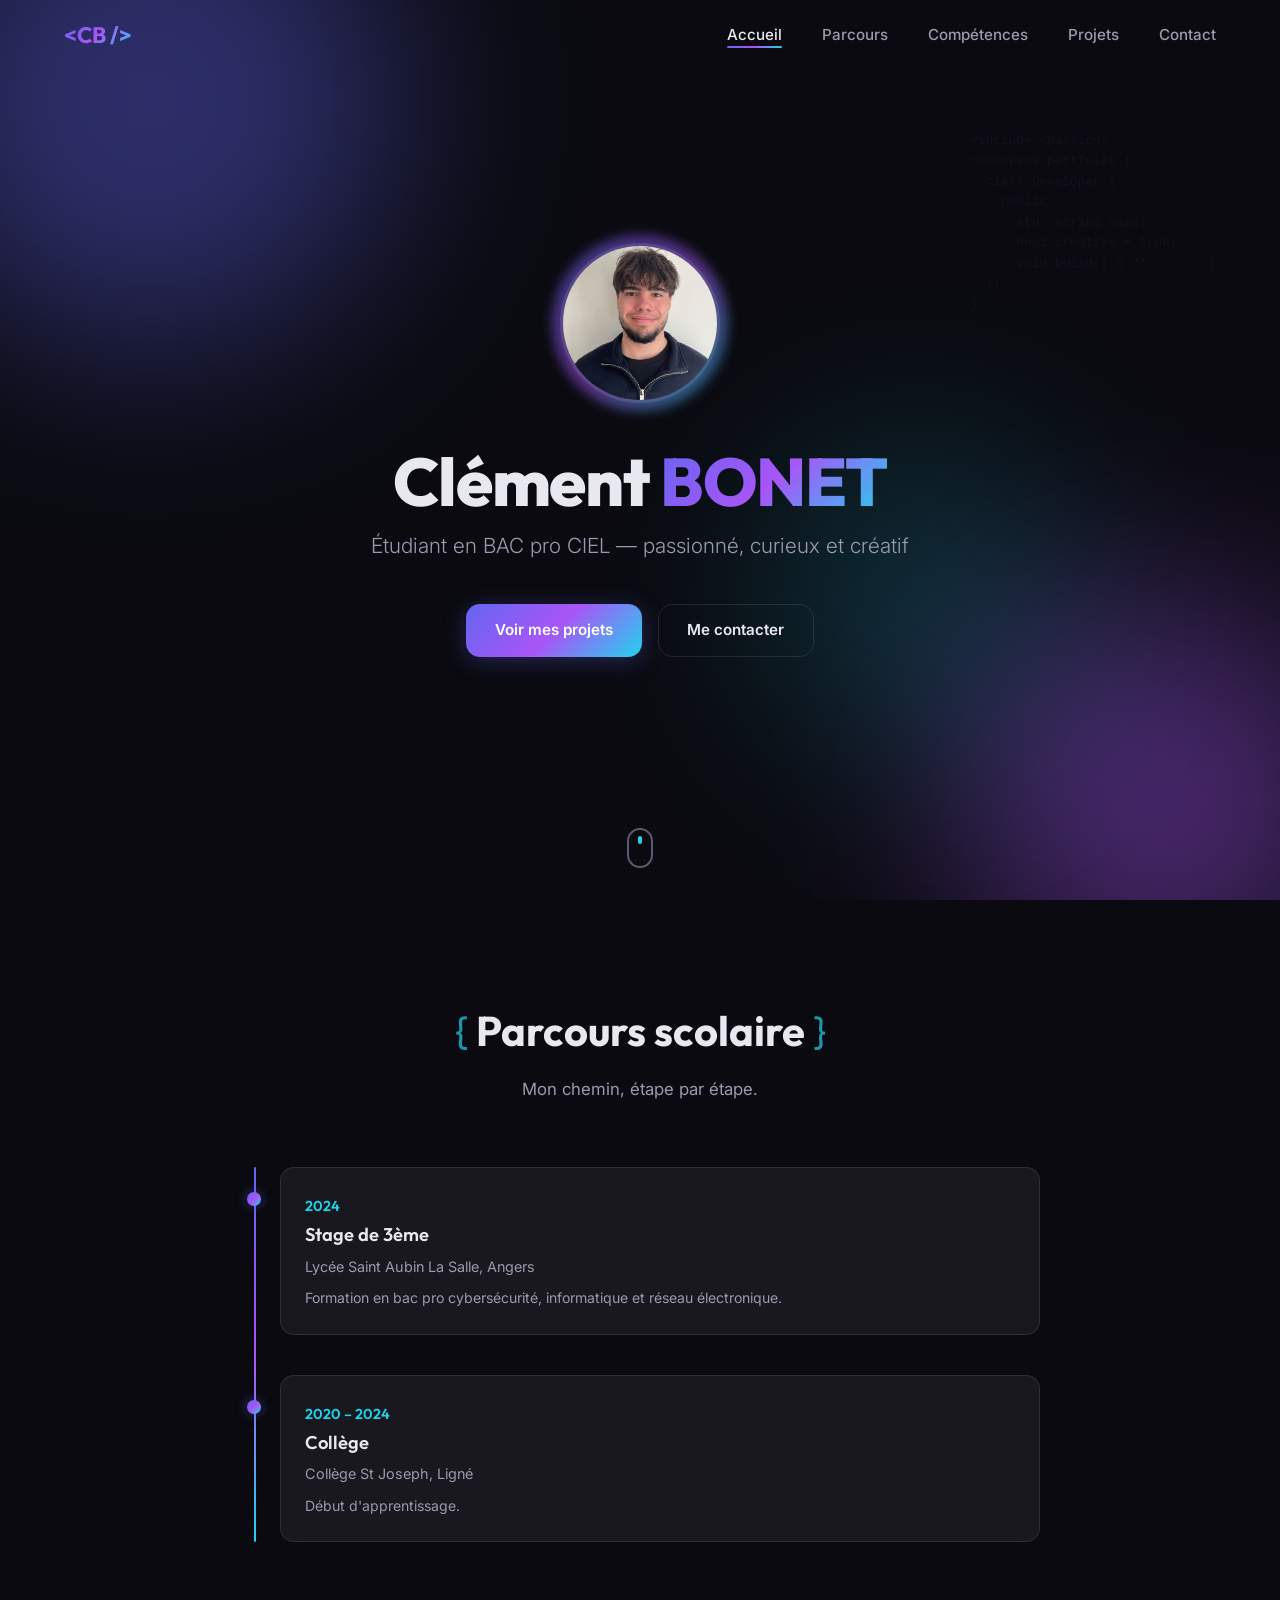
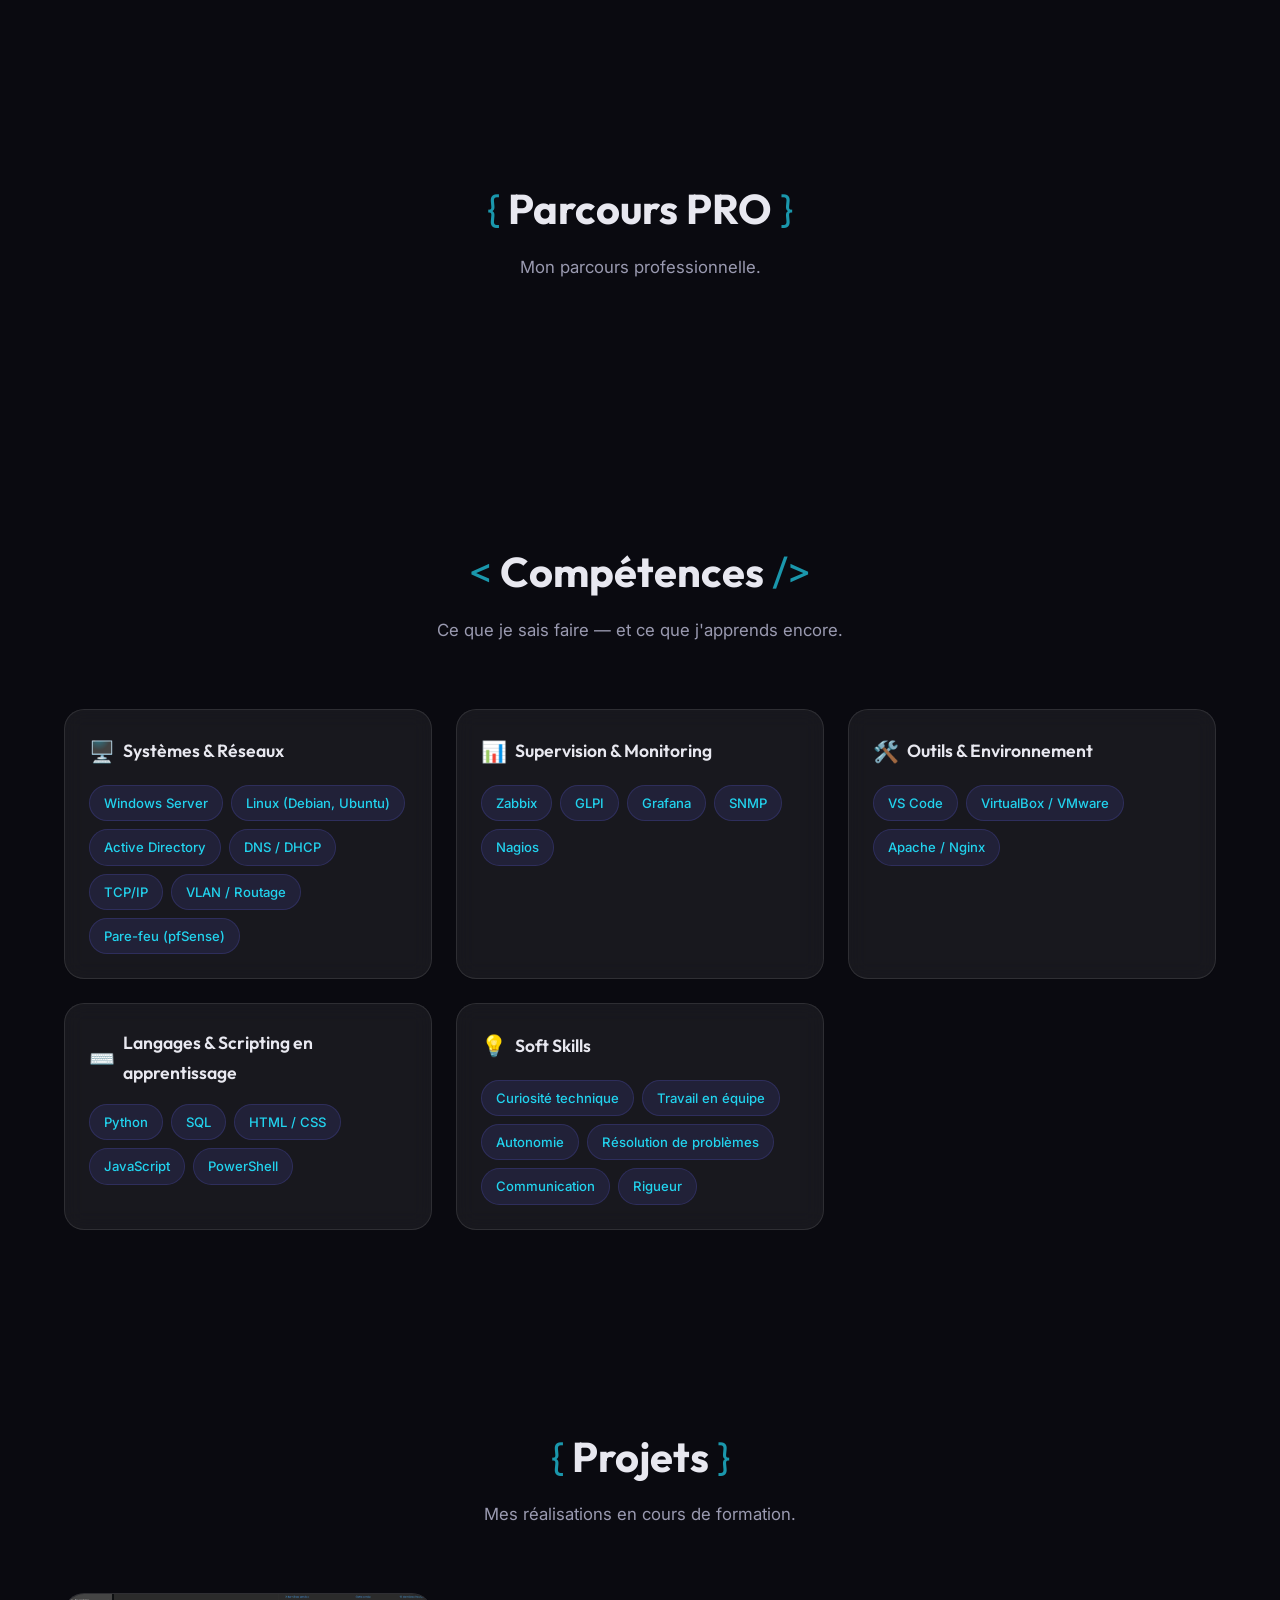
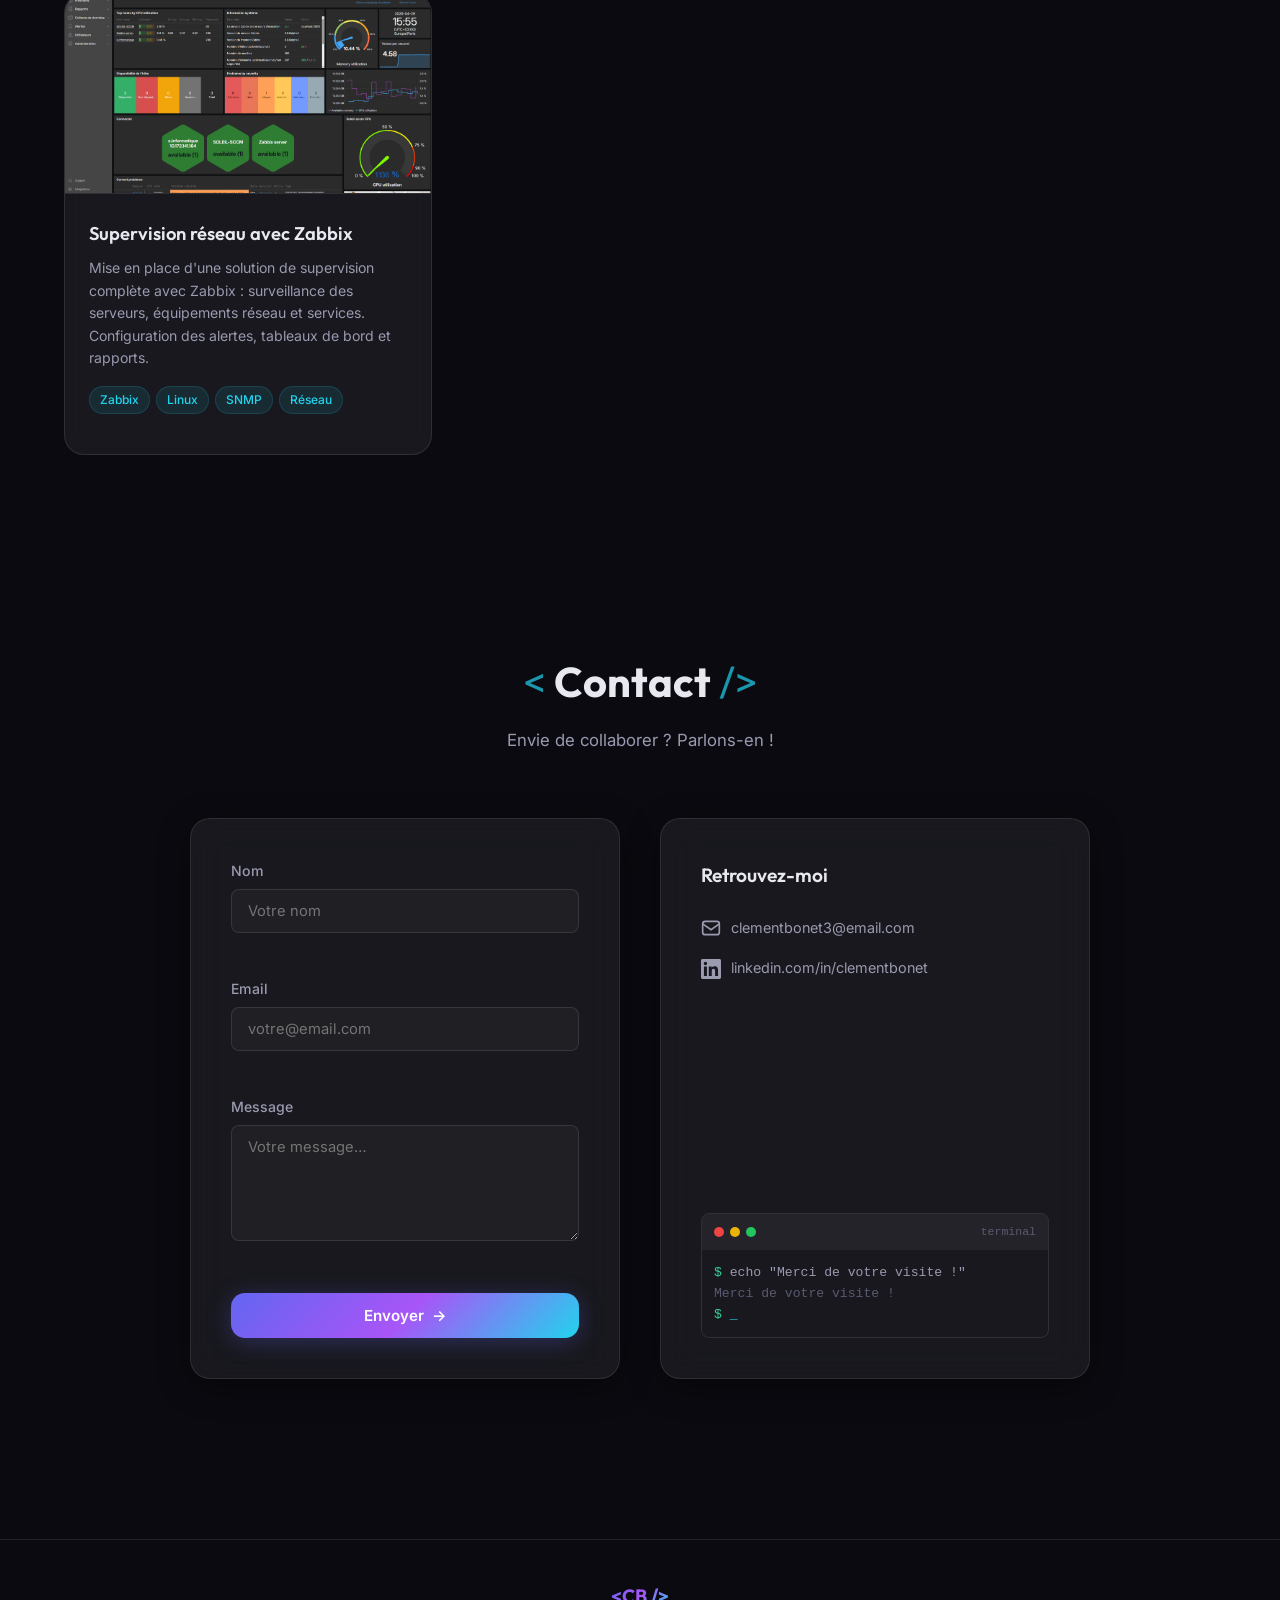
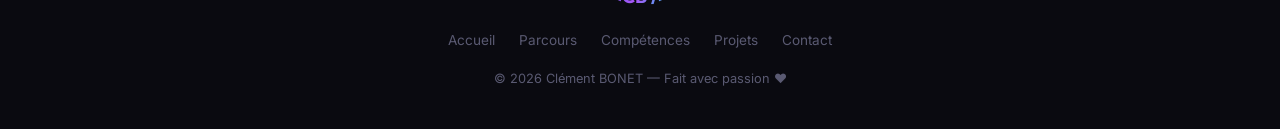
<file: index.html>
<!DOCTYPE html>
<html lang="fr">

<head>
    <meta charset="UTF-8">
    <meta name="viewport" content="width=device-width, initial-scale=1.0">
    <meta name="description"
        content="Portfolio de Clément BONET — Étudiant en BTS SIO, passionné d'informatique. Découvrez mes projets, compétences et parcours.">
    <meta name="author" content="Clément BONET">
    <title>Clément BONET — Portfolio</title>
    <link rel="icon" href="favicon.svg" type="image/svg+xml">
    <!-- Google Fonts : Outfit (display) + Inter (corps) -->
    <link rel="preconnect" href="https://fonts.googleapis.com">
    <link rel="preconnect" href="https://fonts.gstatic.com" crossorigin>
    <link
        href="https://fonts.googleapis.com/css2?family=Inter:wght@300;400;500;600&family=Outfit:wght@400;500;600;700;800&display=swap"
        rel="stylesheet">
    <link rel="stylesheet" href="style.css">
</head>

<body>

    <!-- ═══════════════════════════════════════════
         NAVIGATION FIXE
    ═══════════════════════════════════════════ -->
    <nav id="navbar" class="navbar">
        <div class="nav-container">
            <a href="#hero" class="nav-logo">&lt;CB /&gt;</a>
            <button id="nav-toggle" class="nav-toggle" aria-label="Menu">
                <span></span><span></span><span></span>
            </button>
            <ul id="nav-menu" class="nav-menu">
                <li><a href="#hero" class="nav-link">Accueil</a></li>
                <li><a href="#parcours" class="nav-link">Parcours</a></li>
                <li><a href="#competences" class="nav-link">Compétences</a></li>
                <li><a href="#projets" class="nav-link">Projets</a></li>
                <li><a href="#contact" class="nav-link">Contact</a></li>
            </ul>
        </div>
    </nav>

    <!-- ═══════════════════════════════════════════
         SECTION HERO / PRÉSENTATION
    ═══════════════════════════════════════════ -->
    <section id="hero" class="hero">
        <!-- Blobs décoratifs en arrière-plan -->
        <div class="hero-blob hero-blob--1"></div>
        <div class="hero-blob hero-blob--2"></div>
        <div class="hero-blob hero-blob--3"></div>
        <!-- Motif code décoratif -->
        <div class="code-bg" aria-hidden="true">
            <pre>#include &lt;passion&gt;
namespace portfolio {
  class Developer {
    public:
      std::string name;
      bool creative = true;
      void build() { /* ... */ }
  };
}</pre>
        </div>

        <div class="hero-content anim-fade-up">
            <div class="hero-photo-wrap">
                <img src="Clément-BONET.png" alt="Photo de Clément BONET" class="hero-photo" id="hero-photo">
                <div class="hero-photo-ring"></div>
            </div>
            <h1 class="hero-title">Clément <span class="accent">BONET</span></h1>
            <p class="hero-subtitle">Étudiant en BAC pro CIEL — passionné, curieux et créatif</p>
            <div class="hero-buttons">
                <a href="#projets" class="btn btn--primary">Voir mes projets</a>
                <a href="#contact" class="btn btn--outline">Me contacter</a>
            </div>
        </div>
        <!-- Indicateur de scroll -->
        <div class="scroll-indicator" aria-hidden="true">
            <div class="scroll-mouse">
                <div class="scroll-wheel"></div>
            </div>
        </div>
    </section>

    <!-- ═══════════════════════════════════════════
         SECTION PARCOURS SCOLAIRE
    ═══════════════════════════════════════════ -->
    <section id="parcours" class="section parcours">
        <div class="container">
            <h2 class="section-title anim-fade-up">
                <span class="code-bracket">{</span> Parcours scolaire <span class="code-bracket">}</span>
            </h2>
            <p class="section-subtitle anim-fade-up">Mon chemin, étape par étape.</p>
            <div id="timeline" class="timeline">
                <!-- Rempli dynamiquement par script.js -->
            </div>
        </div>
    </section>

    <!-- ═══════════════════════════════════════════
         SECTION PARCOURS PRO
    ═══════════════════════════════════════════ -->
    <section id="parcours" class="section parcours">
        <div class="container">
            <h2 class="section-title anim-fade-up">
                <span class="code-bracket">{</span> Parcours PRO <span class="code-bracket">}</span>
            </h2>
            <p class="section-subtitle anim-fade-up">Mon parcours professionnelle.</p>
            <div id="timeline" class="timeline">
                <!-- Rempli dynamiquement par script.js -->
            </div>
        </div>
    </section>

    <!-- ═══════════════════════════════════════════
         SECTION COMPÉTENCES
    ═══════════════════════════════════════════ -->
    <section id="competences" class="section competences">
        <div class="container">
            <h2 class="section-title anim-fade-up">
                <span class="code-bracket">&lt;</span> Compétences <span class="code-bracket">/&gt;</span>
            </h2>
            <p class="section-subtitle anim-fade-up">Ce que je sais faire — et ce que j'apprends encore.</p>
            <div id="skills-grid" class="skills-grid">
                <!-- Rempli dynamiquement par script.js -->
            </div>
        </div>
    </section>

    <!-- ═══════════════════════════════════════════
         SECTION PROJETS
    ═══════════════════════════════════════════ -->
    <section id="projets" class="section projets">
        <div class="container">
            <h2 class="section-title anim-fade-up">
                <span class="code-bracket">{</span> Projets <span class="code-bracket">}</span>
            </h2>
            <p class="section-subtitle anim-fade-up">Mes réalisations en cours de formation.</p>
            <!-- Filtres -->
            <div id="project-filters" class="project-filters anim-fade-up">
                <!-- Rempli dynamiquement par script.js -->
            </div>
            <div id="projects-grid" class="projects-grid">
                <!-- Rempli dynamiquement par script.js -->
            </div>
        </div>
    </section>

    <!-- ═══════════════════════════════════════════
         SECTION CONTACT
    ═══════════════════════════════════════════ -->
    <section id="contact" class="section contact">
        <div class="container">
            <h2 class="section-title anim-fade-up">
                <span class="code-bracket">&lt;</span> Contact <span class="code-bracket">/&gt;</span>
            </h2>
            <p class="section-subtitle anim-fade-up">Envie de collaborer ? Parlons-en !</p>

            <div class="contact-wrapper anim-fade-up">
                <!-- Formulaire -->
                <form id="contact-form" class="contact-form glass-card" novalidate>
                    <div class="form-group">
                        <label for="form-name">Nom</label>
                        <input type="text" id="form-name" name="name" placeholder="Votre nom" required>
                        <span class="form-error" id="error-name"></span>
                    </div>
                    <div class="form-group">
                        <label for="form-email">Email</label>
                        <input type="email" id="form-email" name="email" placeholder="votre@email.com" required>
                        <span class="form-error" id="error-email"></span>
                    </div>
                    <div class="form-group">
                        <label for="form-message">Message</label>
                        <textarea id="form-message" name="message" rows="5" placeholder="Votre message…"
                            required></textarea>
                        <span class="form-error" id="error-message"></span>
                    </div>
                    <button type="submit" class="btn btn--primary btn--full">Envoyer <span
                            class="btn-icon">→</span></button>
                    <p id="form-success" class="form-success" hidden>Message envoyé avec succès ! ✨</p>
                </form>

                <!-- Infos & liens -->
                <div class="contact-info glass-card">
                    <h3>Retrouvez-moi</h3>
                    <ul class="contact-links">
                        <li>
                            <a href="mailto:clement.bonet@email.com" class="contact-link" id="link-email">
                                <svg viewBox="0 0 24 24" fill="none" stroke="currentColor" stroke-width="2">
                                    <rect x="2" y="4" width="20" height="16" rx="3" />
                                    <path d="M22 7l-10 7L2 7" />
                                </svg>
                                clementbonet3@email.com
                            </a>
                        </li>
                        <li>
                            <a href="https://linkedin.com/in/clementbonet" target="_blank" rel="noopener"
                                class="contact-link" id="link-linkedin">
                                <svg viewBox="0 0 24 24" fill="currentColor">
                                    <path
                                        d="M20.447 20.452h-3.554v-5.569c0-1.328-.027-3.037-1.852-3.037-1.853 0-2.136 1.445-2.136 2.939v5.667H9.351V9h3.414v1.561h.046c.477-.9 1.637-1.85 3.37-1.85 3.601 0 4.267 2.37 4.267 5.455v6.286zM5.337 7.433a2.062 2.062 0 01-2.063-2.065 2.064 2.064 0 112.063 2.065zm1.782 13.019H3.555V9h3.564v11.452zM22.225 0H1.771C.792 0 0 .774 0 1.729v20.542C0 23.227.792 24 1.771 24h20.451C23.2 24 24 23.227 24 22.271V1.729C24 .774 23.2 0 22.222 0h.003z" />
                                </svg>
                                linkedin.com/in/clementbonet
                            </a>
                        </li>
                    </ul>
                    <div class="contact-terminal" aria-hidden="true">
                        <div class="terminal-bar">
                            <span class="terminal-dot"></span>
                            <span class="terminal-dot"></span>
                            <span class="terminal-dot"></span>
                            <span class="terminal-title">terminal</span>
                        </div>
                        <pre class="terminal-body"><span class="t-prompt">$</span> echo "Merci de votre visite !"
<span class="t-output">Merci de votre visite !</span>
<span class="t-prompt">$</span> <span class="t-cursor">_</span></pre>
                    </div>
                </div>
            </div>
        </div>
    </section>

    <!-- ═══════════════════════════════════════════
         FOOTER
    ═══════════════════════════════════════════ -->
    <footer class="footer">
        <div class="container footer-inner">
            <p class="footer-logo">&lt;CB /&gt;</p>
            <nav class="footer-links">
                <a href="#hero">Accueil</a>
                <a href="#parcours">Parcours</a>
                <a href="#competences">Compétences</a>
                <a href="#projets">Projets</a>
                <a href="#contact">Contact</a>
            </nav>
            <p class="footer-copy">© <span id="footer-year"></span> Clément BONET — Fait avec passion <span
                    aria-hidden="true">❤️</span></p>
        </div>
    </footer>

    <script src="script.js"></script>
</body>

</html>
</file>
<file: style.css>
/* ═══════════════════════════════════════════════════════════════
   PORTFOLIO — CLÉMENT BONET
   Thème sombre premium · Glassmorphism · C++ vibes
   ═══════════════════════════════════════════════════════════════ */

/* ─── VARIABLES CSS ─── */
:root {
    /* Couleurs principales */
    --bg-dark:        #0a0a10;
    --bg-card:        rgba(255, 255, 255, 0.04);
    --bg-glass:       rgba(255, 255, 255, 0.06);
    --glass-border:   rgba(255, 255, 255, 0.1);

    --text-primary:   #e8e8f0;
    --text-secondary: #9a9ab0;
    --text-muted:     #5a5a72;

    --accent-cyan:    #22d3ee;
    --accent-blue:    #6366f1;
    --accent-violet:  #a855f7;
    --accent-pink:    #ec4899;
    --accent-green:   #34d399;

    --gradient-main:  linear-gradient(135deg, var(--accent-blue), var(--accent-violet), var(--accent-cyan));
    --gradient-card:  linear-gradient(135deg, rgba(99,102,241,.15), rgba(168,85,247,.1));

    /* Espacements */
    --space-xs:  0.5rem;
    --space-sm:  1rem;
    --space-md:  1.5rem;
    --space-lg:  2.5rem;
    --space-xl:  4rem;
    --space-2xl: 6rem;

    /* Rayons */
    --radius-sm: 8px;
    --radius-md: 14px;
    --radius-lg: 20px;
    --radius-xl: 28px;

    /* Typographie */
    --font-display: 'Outfit', sans-serif;
    --font-body:    'Inter', sans-serif;

    /* Ombres */
    --shadow-glow:   0 0 40px rgba(99,102,241,.15), 0 0 80px rgba(168,85,247,.08);
    --shadow-card:   0 8px 32px rgba(0,0,0,.4);
    --shadow-btn:    0 4px 24px rgba(99,102,241,.3);

    /* Transitions */
    --ease-smooth:   cubic-bezier(.4, 0, .2, 1);
    --transition:    .35s var(--ease-smooth);
}

/* ─── RESET & BASE ─── */
*, *::before, *::after { box-sizing: border-box; margin: 0; padding: 0; }

html {
    scroll-behavior: smooth;
    scroll-padding-top: 80px;
    font-size: 16px;
}

body {
    font-family: var(--font-body);
    background: var(--bg-dark);
    color: var(--text-primary);
    line-height: 1.7;
    overflow-x: hidden;
    -webkit-font-smoothing: antialiased;
}

img { max-width: 100%; display: block; }
a   { text-decoration: none; color: inherit; }
ul  { list-style: none; }

.container {
    width: 100%;
    max-width: 1200px;
    margin: 0 auto;
    padding: 0 var(--space-md);
}

/* ─── GLASS CARD (Glassmorphism) ─── */
.glass-card {
    background: var(--bg-glass);
    backdrop-filter: blur(18px);
    -webkit-backdrop-filter: blur(18px);
    border: 1px solid var(--glass-border);
    border-radius: var(--radius-lg);
    box-shadow: var(--shadow-card);
}

/* ═══════════════════════════════════════════
   NAVIGATION
   ═══════════════════════════════════════════ */
.navbar {
    position: fixed;
    top: 0; left: 0; right: 0;
    z-index: 1000;
    padding: var(--space-sm) 0;
    transition: background var(--transition), box-shadow var(--transition);
}
.navbar.scrolled {
    background: rgba(10,10,16,.85);
    backdrop-filter: blur(14px);
    -webkit-backdrop-filter: blur(14px);
    box-shadow: 0 2px 30px rgba(0,0,0,.5);
}
.nav-container {
    display: flex;
    align-items: center;
    justify-content: space-between;
    max-width: 1200px;
    margin: 0 auto;
    padding: 0 var(--space-md);
}
.nav-logo {
    font-family: var(--font-display);
    font-weight: 700;
    font-size: 1.4rem;
    background: var(--gradient-main);
    -webkit-background-clip: text;
    -webkit-text-fill-color: transparent;
    background-clip: text;
}
.nav-menu {
    display: flex;
    gap: var(--space-lg);
}
.nav-link {
    font-size: .95rem;
    font-weight: 500;
    color: var(--text-secondary);
    position: relative;
    transition: color var(--transition);
}
.nav-link::after {
    content: '';
    position: absolute;
    bottom: -4px; left: 0;
    width: 0; height: 2px;
    background: var(--gradient-main);
    border-radius: 2px;
    transition: width var(--transition);
}
.nav-link:hover,
.nav-link.active {
    color: var(--text-primary);
}
.nav-link:hover::after,
.nav-link.active::after {
    width: 100%;
}

/* Hamburger mobile */
.nav-toggle {
    display: none;
    flex-direction: column;
    gap: 5px;
    background: none;
    border: none;
    cursor: pointer;
    padding: 4px;
}
.nav-toggle span {
    width: 26px; height: 2px;
    background: var(--text-primary);
    border-radius: 2px;
    transition: var(--transition);
}
.nav-toggle.open span:nth-child(1) { transform: rotate(45deg) translate(5px, 5px); }
.nav-toggle.open span:nth-child(2) { opacity: 0; }
.nav-toggle.open span:nth-child(3) { transform: rotate(-45deg) translate(5px, -5px); }

/* ═══════════════════════════════════════════
   SECTION HERO
   ═══════════════════════════════════════════ */
.hero {
    min-height: 100vh;
    display: flex;
    align-items: center;
    justify-content: center;
    position: relative;
    overflow: hidden;
    padding: var(--space-2xl) var(--space-md);
}

/* Blobs décoratifs */
.hero-blob {
    position: absolute;
    border-radius: 50%;
    filter: blur(100px);
    opacity: .4;
    pointer-events: none;
    animation: blobFloat 12s ease-in-out infinite;
}
.hero-blob--1 {
    width: 500px; height: 500px;
    background: var(--accent-blue);
    top: -150px; left: -100px;
}
.hero-blob--2 {
    width: 400px; height: 400px;
    background: var(--accent-violet);
    bottom: -100px; right: -80px;
    animation-delay: -4s;
}
.hero-blob--3 {
    width: 300px; height: 300px;
    background: var(--accent-cyan);
    top: 50%; left: 60%;
    opacity: .2;
    animation-delay: -8s;
}
@keyframes blobFloat {
    0%, 100% { transform: translate(0, 0) scale(1); }
    33%      { transform: translate(30px, -20px) scale(1.05); }
    66%      { transform: translate(-20px, 20px) scale(.95); }
}

/* Motif code en arrière-plan */
.code-bg {
    position: absolute;
    top: 10%; right: 5%;
    font-family: 'Courier New', monospace;
    font-size: .8rem;
    color: rgba(99,102,241,.08);
    white-space: pre;
    pointer-events: none;
    line-height: 1.6;
    user-select: none;
}

/* Contenu hero */
.hero-content {
    text-align: center;
    position: relative;
    z-index: 2;
}
.hero-photo-wrap {
    position: relative;
    width: 160px; height: 160px;
    margin: 0 auto var(--space-lg);
}
.hero-photo {
    width: 160px; height: 160px;
    border-radius: 50%;
    object-fit: cover;
    border: 3px solid var(--glass-border);
    position: relative;
    z-index: 1;
}
.hero-photo-ring {
    position: absolute;
    inset: -8px;
    border-radius: 50%;
    background: var(--gradient-main);
    opacity: .5;
    filter: blur(6px);
    animation: ringPulse 3s ease-in-out infinite;
}
@keyframes ringPulse {
    0%, 100% { opacity: .4; transform: scale(1); }
    50%      { opacity: .7; transform: scale(1.04); }
}

.hero-title {
    font-family: var(--font-display);
    font-size: clamp(2.4rem, 6vw, 4.2rem);
    font-weight: 800;
    letter-spacing: -0.02em;
    line-height: 1.15;
    margin-bottom: var(--space-xs);
}
.accent {
    background: var(--gradient-main);
    -webkit-background-clip: text;
    -webkit-text-fill-color: transparent;
    background-clip: text;
}
.hero-subtitle {
    font-size: clamp(1rem, 2.5vw, 1.3rem);
    color: var(--text-secondary);
    margin-bottom: var(--space-lg);
    font-weight: 300;
}
.hero-buttons {
    display: flex;
    gap: var(--space-sm);
    justify-content: center;
    flex-wrap: wrap;
}

/* Indicateur de scroll */
.scroll-indicator {
    position: absolute;
    bottom: 2rem;
    left: 50%;
    transform: translateX(-50%);
    z-index: 2;
}
.scroll-mouse {
    width: 26px; height: 40px;
    border: 2px solid var(--text-muted);
    border-radius: 14px;
    display: flex;
    justify-content: center;
    padding-top: 6px;
}
.scroll-wheel {
    width: 4px; height: 8px;
    background: var(--accent-cyan);
    border-radius: 4px;
    animation: scrollBounce 2s ease-in-out infinite;
}
@keyframes scrollBounce {
    0%, 100% { transform: translateY(0); opacity: 1; }
    50%      { transform: translateY(10px); opacity: .3; }
}

/* ─── BOUTONS ─── */
.btn {
    display: inline-flex;
    align-items: center;
    gap: var(--space-xs);
    font-family: var(--font-body);
    font-weight: 600;
    font-size: .95rem;
    padding: .8rem 1.8rem;
    border-radius: var(--radius-md);
    border: none;
    cursor: pointer;
    transition: transform var(--transition), box-shadow var(--transition), background var(--transition);
}
.btn--primary {
    background: var(--gradient-main);
    color: #fff;
    box-shadow: var(--shadow-btn);
}
.btn--primary:hover {
    transform: translateY(-2px);
    box-shadow: 0 6px 30px rgba(99,102,241,.45);
}
.btn--outline {
    background: transparent;
    color: var(--text-primary);
    border: 1.5px solid var(--glass-border);
}
.btn--outline:hover {
    background: var(--bg-glass);
    border-color: var(--accent-cyan);
    color: var(--accent-cyan);
}
.btn--small {
    font-size: .82rem;
    padding: .5rem 1.1rem;
}
.btn--full {
    width: 100%;
    justify-content: center;
}

/* ═══════════════════════════════════════════
   SECTIONS GÉNÉRIQUES
   ═══════════════════════════════════════════ */
.section {
    padding: var(--space-2xl) 0;
    position: relative;
}
.section-title {
    font-family: var(--font-display);
    font-size: clamp(1.8rem, 4vw, 2.6rem);
    font-weight: 700;
    text-align: center;
    margin-bottom: var(--space-xs);
}
.code-bracket {
    color: var(--accent-cyan);
    font-weight: 400;
    opacity: .7;
}
.section-subtitle {
    text-align: center;
    color: var(--text-secondary);
    margin-bottom: var(--space-xl);
    font-size: 1.05rem;
}

/* ═══════════════════════════════════════════
   TIMELINE — PARCOURS SCOLAIRE
   ═══════════════════════════════════════════ */
.timeline {
    position: relative;
    max-width: 800px;
    margin: 0 auto;
    padding-left: 40px;
}
.timeline::before {
    content: '';
    position: absolute;
    left: 14px;
    top: 0; bottom: 0;
    width: 2px;
    background: linear-gradient(to bottom, var(--accent-blue), var(--accent-violet), var(--accent-cyan));
    border-radius: 2px;
}
.timeline-item {
    position: relative;
    margin-bottom: var(--space-lg);
    padding: var(--space-md);
    border-radius: var(--radius-md);
    background: var(--bg-glass);
    border: 1px solid var(--glass-border);
    backdrop-filter: blur(10px);
    transition: transform var(--transition), border-color var(--transition);
}
.timeline-item:hover {
    transform: translateX(6px);
    border-color: var(--accent-blue);
}
.timeline-dot {
    position: absolute;
    left: -34px;
    top: var(--space-md);
    width: 14px; height: 14px;
    border-radius: 50%;
    background: var(--gradient-main);
    box-shadow: 0 0 12px rgba(99,102,241,.5);
}
.timeline-years {
    font-family: var(--font-display);
    font-weight: 600;
    color: var(--accent-cyan);
    font-size: .9rem;
    margin-bottom: 4px;
}
.timeline-title {
    font-family: var(--font-display);
    font-weight: 600;
    font-size: 1.15rem;
    margin-bottom: 4px;
}
.timeline-place {
    color: var(--text-secondary);
    font-size: .9rem;
    margin-bottom: var(--space-xs);
}
.timeline-desc {
    color: var(--text-secondary);
    font-size: .88rem;
    line-height: 1.6;
}

/* ═══════════════════════════════════════════
   COMPÉTENCES
   ═══════════════════════════════════════════ */
.skills-grid {
    display: grid;
    grid-template-columns: repeat(auto-fit, minmax(280px, 1fr));
    gap: var(--space-md);
}
.skill-category {
    padding: var(--space-md);
    border-radius: var(--radius-lg);
    background: var(--bg-glass);
    border: 1px solid var(--glass-border);
    backdrop-filter: blur(10px);
    transition: border-color var(--transition);
}
.skill-category:hover {
    border-color: var(--accent-violet);
}
.skill-category-title {
    font-family: var(--font-display);
    font-weight: 600;
    font-size: 1.1rem;
    margin-bottom: var(--space-sm);
    display: flex;
    align-items: center;
    gap: var(--space-xs);
}
.skill-category-icon {
    font-size: 1.3rem;
}
.skill-list {
    display: flex;
    flex-direction: column;
    gap: 10px;
}
.skill-item {
    display: flex;
    flex-direction: column;
    gap: 4px;
}
.skill-header {
    display: flex;
    justify-content: space-between;
    font-size: .88rem;
    font-weight: 500;
}
.skill-name { color: var(--text-primary); }
.skill-percent { color: var(--text-muted); font-size: .8rem; }
.skill-bar {
    height: 6px;
    background: rgba(255,255,255,.06);
    border-radius: 4px;
    overflow: hidden;
}
.skill-fill {
    height: 100%;
    border-radius: 4px;
    background: var(--gradient-main);
    width: 0;
    transition: width 1.2s var(--ease-smooth);
}
/* Compétence C++ mise en avant */
.skill-item.highlight .skill-name {
    color: var(--accent-cyan);
    font-weight: 600;
}
.skill-item.highlight .skill-fill {
    background: linear-gradient(90deg, var(--accent-cyan), var(--accent-blue));
    box-shadow: 0 0 10px rgba(34,211,238,.3);
}

/* Badges pour soft skills */
.skill-badges {
    display: flex;
    flex-wrap: wrap;
    gap: 8px;
}
.skill-badge {
    padding: 6px 14px;
    border-radius: 50px;
    font-size: .82rem;
    font-weight: 500;
    background: rgba(99,102,241,.12);
    border: 1px solid rgba(99,102,241,.2);
    color: var(--accent-cyan);
    transition: background var(--transition), transform var(--transition);
}
.skill-badge:hover {
    background: rgba(99,102,241,.2);
    transform: translateY(-2px);
}

/* ═══════════════════════════════════════════
   PROJETS
   ═══════════════════════════════════════════ */
.project-filters {
    display: flex;
    gap: var(--space-xs);
    justify-content: center;
    flex-wrap: wrap;
    margin-bottom: var(--space-lg);
}
.filter-btn {
    padding: .45rem 1.1rem;
    border-radius: 50px;
    font-size: .85rem;
    font-weight: 500;
    font-family: var(--font-body);
    background: var(--bg-glass);
    border: 1px solid var(--glass-border);
    color: var(--text-secondary);
    cursor: pointer;
    transition: var(--transition);
}
.filter-btn:hover,
.filter-btn.active {
    background: rgba(99,102,241,.15);
    border-color: var(--accent-blue);
    color: var(--text-primary);
}

.projects-grid {
    display: grid;
    grid-template-columns: repeat(auto-fill, minmax(340px, 1fr));
    gap: var(--space-md);
}
.project-card {
    border-radius: var(--radius-lg);
    background: var(--bg-glass);
    border: 1px solid var(--glass-border);
    backdrop-filter: blur(10px);
    overflow: hidden;
    transition: transform var(--transition), border-color var(--transition), box-shadow var(--transition);
}
.project-card:hover {
    transform: translateY(-6px);
    border-color: var(--accent-violet);
    box-shadow: var(--shadow-glow);
}
.project-card.hidden {
    display: none;
}
.project-image {
    width: 100%;
    height: 200px;
    object-fit: cover;
    border-bottom: 1px solid var(--glass-border);
}
/* Placeholder visuel pour les projets sans image */
.project-image-placeholder {
    width: 100%;
    height: 200px;
    display: flex;
    align-items: center;
    justify-content: center;
    font-family: 'Courier New', monospace;
    font-size: .85rem;
    color: var(--text-muted);
    border-bottom: 1px solid var(--glass-border);
    position: relative;
    overflow: hidden;
}
.project-image-placeholder::before {
    content: '';
    position: absolute;
    inset: 0;
    opacity: .1;
}
.project-image-placeholder.img-gradient-1 { background: linear-gradient(135deg, #1e1b4b, #312e81); }
.project-image-placeholder.img-gradient-2 { background: linear-gradient(135deg, #0c4a6e, #0e7490); }
.project-image-placeholder.img-gradient-3 { background: linear-gradient(135deg, #4a1d96, #7c3aed); }
.project-image-placeholder.img-gradient-4 { background: linear-gradient(135deg, #064e3b, #059669); }
.project-image-placeholder.img-gradient-5 { background: linear-gradient(135deg, #78350f, #d97706); }
.project-image-placeholder.img-gradient-6 { background: linear-gradient(135deg, #831843, #ec4899); }

.project-body {
    padding: var(--space-md);
}
.project-title {
    font-family: var(--font-display);
    font-size: 1.15rem;
    font-weight: 600;
    margin-bottom: var(--space-xs);
}
.project-desc {
    color: var(--text-secondary);
    font-size: .88rem;
    margin-bottom: var(--space-sm);
    line-height: 1.6;
}
.project-techs {
    display: flex;
    flex-wrap: wrap;
    gap: 6px;
    margin-bottom: var(--space-sm);
}
.project-tech {
    padding: 3px 10px;
    border-radius: 50px;
    font-size: .75rem;
    font-weight: 500;
    background: rgba(34,211,238,.1);
    color: var(--accent-cyan);
    border: 1px solid rgba(34,211,238,.15);
}
.project-links {
    display: flex;
    gap: var(--space-xs);
}

/* ═══════════════════════════════════════════
   CONTACT
   ═══════════════════════════════════════════ */
.contact-wrapper {
    display: grid;
    grid-template-columns: 1fr 1fr;
    gap: var(--space-lg);
    max-width: 900px;
    margin: 0 auto;
}
.contact-form {
    padding: var(--space-lg);
}
.form-group {
    margin-bottom: var(--space-md);
}
.form-group label {
    display: block;
    font-size: .88rem;
    font-weight: 500;
    margin-bottom: 6px;
    color: var(--text-secondary);
}
.form-group input,
.form-group textarea {
    width: 100%;
    padding: .75rem 1rem;
    border-radius: var(--radius-sm);
    border: 1px solid var(--glass-border);
    background: rgba(255,255,255,.03);
    color: var(--text-primary);
    font-family: var(--font-body);
    font-size: .92rem;
    transition: border-color var(--transition), box-shadow var(--transition);
    outline: none;
    resize: vertical;
}
.form-group input:focus,
.form-group textarea:focus {
    border-color: var(--accent-blue);
    box-shadow: 0 0 0 3px rgba(99,102,241,.15);
}
.form-group input.error,
.form-group textarea.error {
    border-color: var(--accent-pink);
}
.form-error {
    display: block;
    font-size: .78rem;
    color: var(--accent-pink);
    margin-top: 4px;
    min-height: 1rem;
}
.form-success {
    text-align: center;
    color: var(--accent-green);
    margin-top: var(--space-sm);
    font-weight: 500;
}

/* Contact info */
.contact-info {
    padding: var(--space-lg);
    display: flex;
    flex-direction: column;
    gap: var(--space-md);
}
.contact-info h3 {
    font-family: var(--font-display);
    font-weight: 600;
    font-size: 1.2rem;
}
.contact-links {
    display: flex;
    flex-direction: column;
    gap: var(--space-sm);
}
.contact-link {
    display: flex;
    align-items: center;
    gap: 10px;
    color: var(--text-secondary);
    font-size: .9rem;
    transition: color var(--transition);
}
.contact-link:hover {
    color: var(--accent-cyan);
}
.contact-link svg {
    width: 20px; height: 20px;
    flex-shrink: 0;
}

/* Terminal décoratif */
.contact-terminal {
    border-radius: var(--radius-sm);
    overflow: hidden;
    border: 1px solid var(--glass-border);
    margin-top: auto;
}
.terminal-bar {
    display: flex;
    align-items: center;
    gap: 6px;
    padding: 8px 12px;
    background: rgba(255,255,255,.05);
}
.terminal-dot {
    width: 10px; height: 10px;
    border-radius: 50%;
}
.terminal-dot:nth-child(1) { background: #ef4444; }
.terminal-dot:nth-child(2) { background: #eab308; }
.terminal-dot:nth-child(3) { background: #22c55e; }
.terminal-title {
    margin-left: auto;
    font-size: .72rem;
    color: var(--text-muted);
    font-family: monospace;
}
.terminal-body {
    padding: 12px;
    font-family: 'Courier New', monospace;
    font-size: .82rem;
    line-height: 1.6;
    color: var(--text-secondary);
}
.t-prompt  { color: var(--accent-green); }
.t-output  { color: var(--text-muted); }
.t-cursor  {
    animation: cursorBlink 1s step-end infinite;
    color: var(--accent-cyan);
}
@keyframes cursorBlink {
    0%, 100% { opacity: 1; }
    50%      { opacity: 0; }
}

/* ═══════════════════════════════════════════
   FOOTER
   ═══════════════════════════════════════════ */
.footer {
    border-top: 1px solid var(--glass-border);
    padding: var(--space-lg) 0;
    margin-top: var(--space-xl);
}
.footer-inner {
    display: flex;
    flex-direction: column;
    align-items: center;
    gap: var(--space-sm);
}
.footer-logo {
    font-family: var(--font-display);
    font-weight: 700;
    font-size: 1.2rem;
    background: var(--gradient-main);
    -webkit-background-clip: text;
    -webkit-text-fill-color: transparent;
    background-clip: text;
}
.footer-links {
    display: flex;
    gap: var(--space-md);
    flex-wrap: wrap;
    justify-content: center;
}
.footer-links a {
    color: var(--text-muted);
    font-size: .85rem;
    transition: color var(--transition);
}
.footer-links a:hover { color: var(--accent-cyan); }
.footer-copy {
    color: var(--text-muted);
    font-size: .8rem;
}

/* ═══════════════════════════════════════════
   ANIMATIONS AU SCROLL
   ═══════════════════════════════════════════ */
.anim-fade-up {
    opacity: 0;
    transform: translateY(30px);
    transition: opacity .7s var(--ease-smooth), transform .7s var(--ease-smooth);
}
.anim-fade-up.visible {
    opacity: 1;
    transform: translateY(0);
}

/* ═══════════════════════════════════════════
   RESPONSIVE
   ═══════════════════════════════════════════ */

/* Tablette */
@media (max-width: 900px) {
    .contact-wrapper {
        grid-template-columns: 1fr;
    }
    .projects-grid {
        grid-template-columns: repeat(auto-fill, minmax(280px, 1fr));
    }
}

/* Mobile */
@media (max-width: 768px) {
    .nav-toggle {
        display: flex;
    }
    .nav-menu {
        position: fixed;
        top: 0; right: -100%;
        width: 70%;
        max-width: 300px;
        height: 100vh;
        flex-direction: column;
        background: rgba(10,10,16,.96);
        backdrop-filter: blur(20px);
        -webkit-backdrop-filter: blur(20px);
        padding: 6rem var(--space-lg) var(--space-lg);
        gap: var(--space-md);
        transition: right var(--transition);
        box-shadow: -10px 0 40px rgba(0,0,0,.5);
    }
    .nav-menu.open {
        right: 0;
    }
    .hero-title {
        font-size: 2.2rem;
    }
    .hero-photo-wrap {
        width: 120px; height: 120px;
    }
    .hero-photo {
        width: 120px; height: 120px;
    }
    .code-bg { display: none; }
    .timeline {
        padding-left: 30px;
    }
    .timeline::before { left: 8px; }
    .timeline-dot { left: -28px; width: 10px; height: 10px; }
    .projects-grid {
        grid-template-columns: 1fr;
    }
    .skills-grid {
        grid-template-columns: 1fr;
    }
}

/* Petit mobile */
@media (max-width: 400px) {
    .hero-buttons {
        flex-direction: column;
        align-items: center;
    }
    .btn {
        width: 100%;
        justify-content: center;
    }
}

/* Préférence mouvement réduit */
@media (prefers-reduced-motion: reduce) {
    *, *::before, *::after {
        animation-duration: 0.01ms !important;
        animation-iteration-count: 1 !important;
        transition-duration: 0.01ms !important;
    }
    html { scroll-behavior: auto; }
}
</file>
